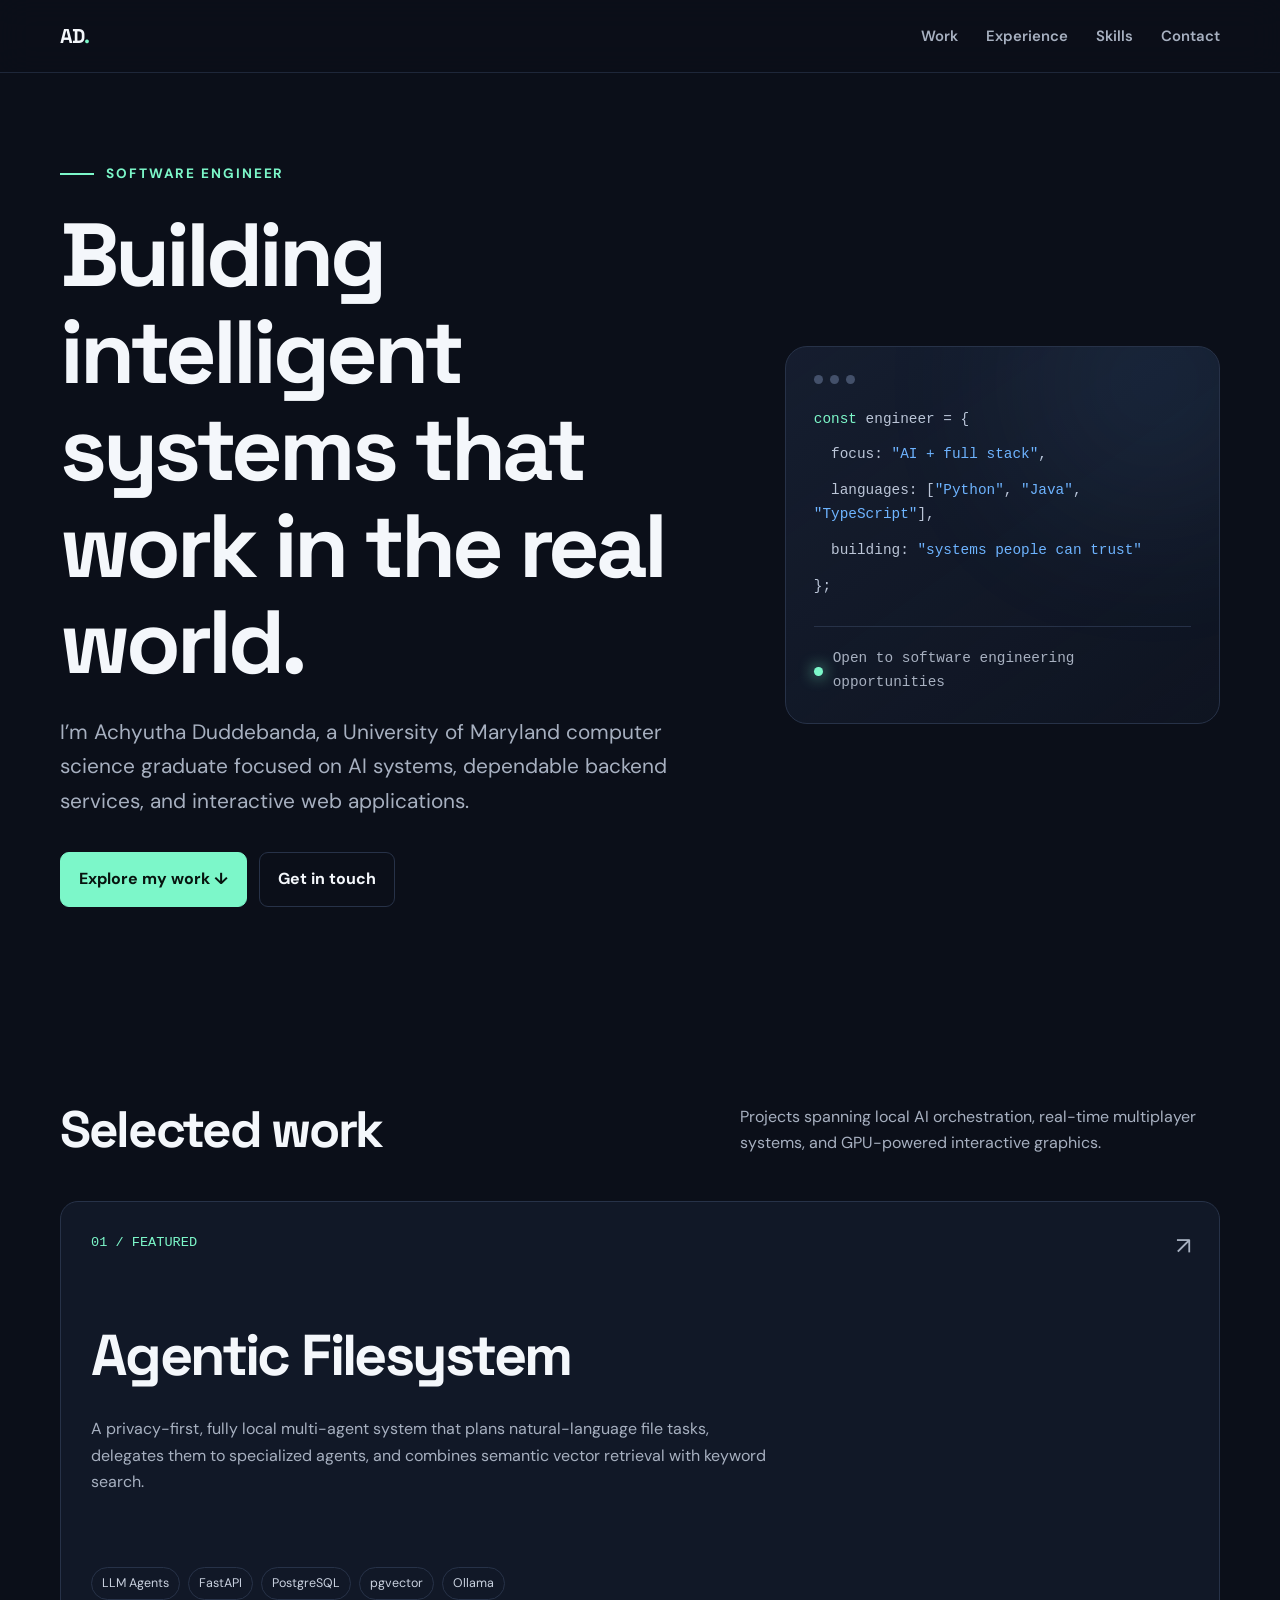
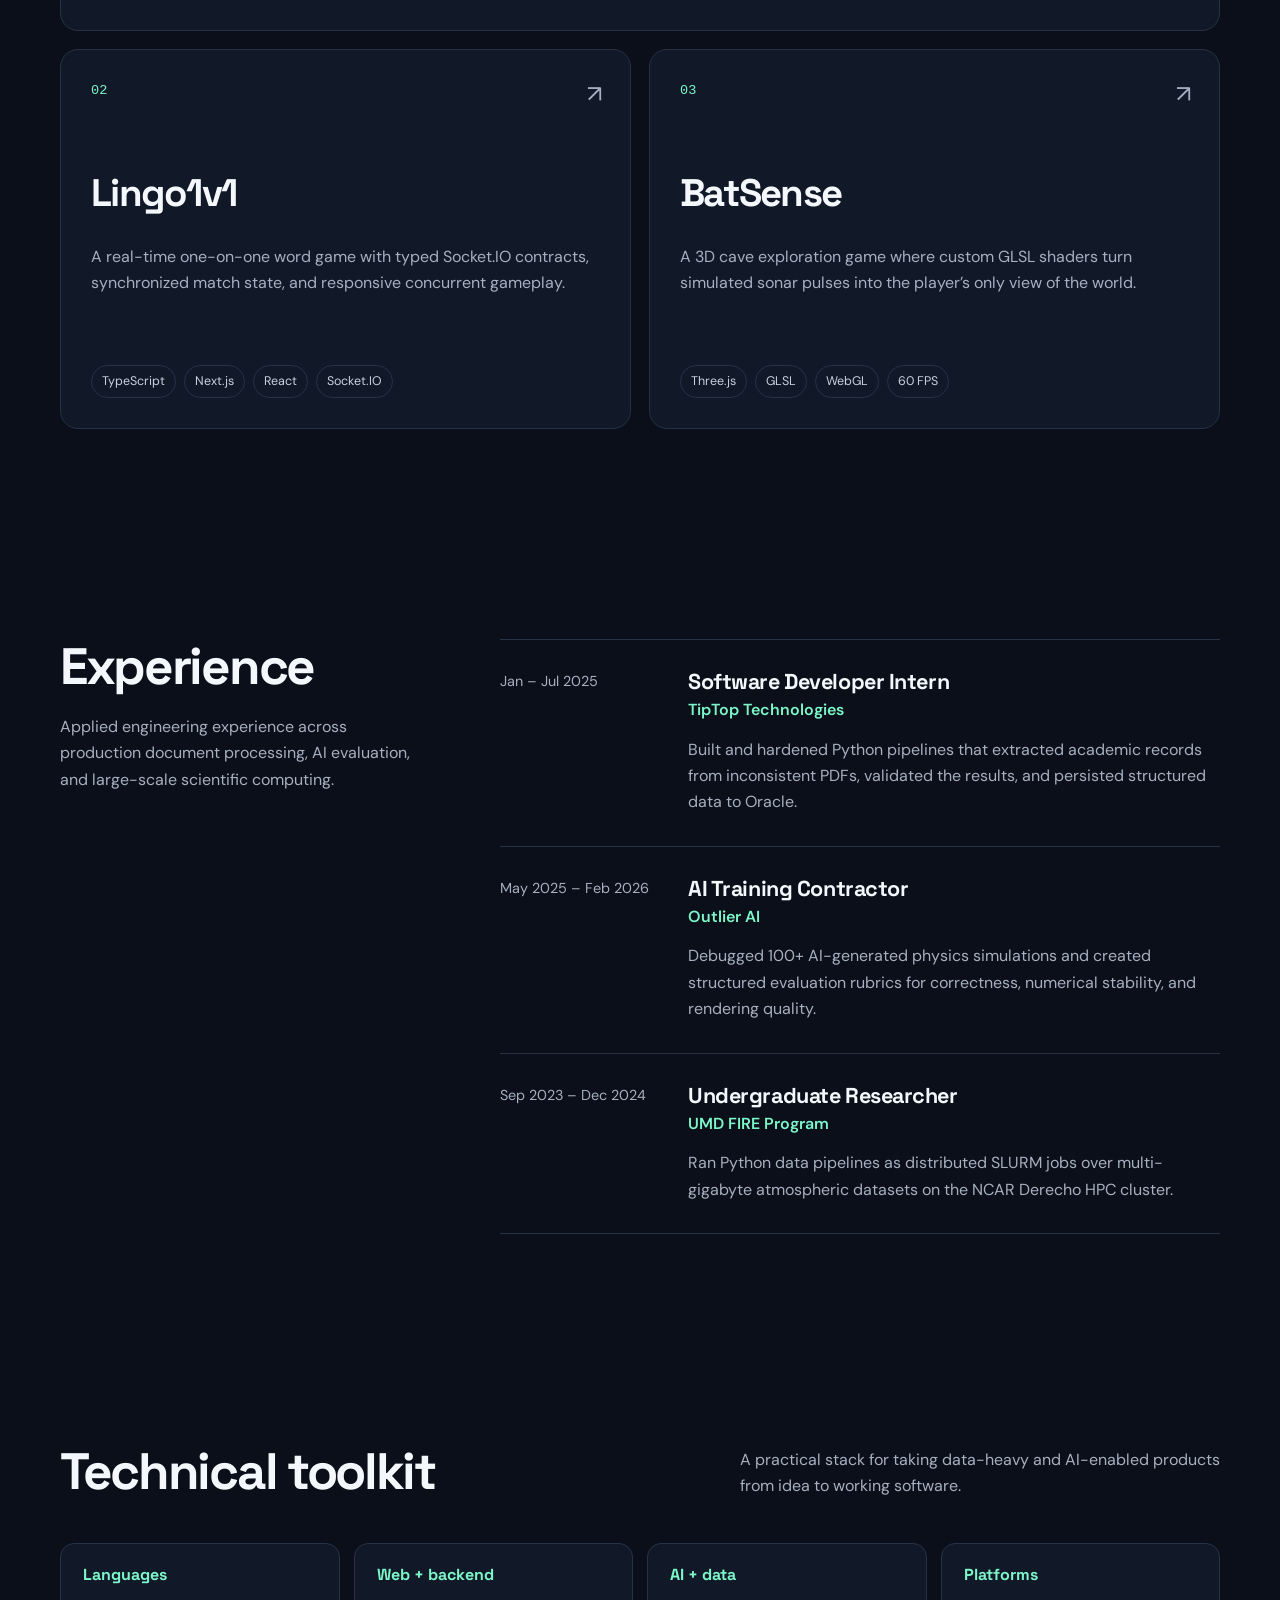
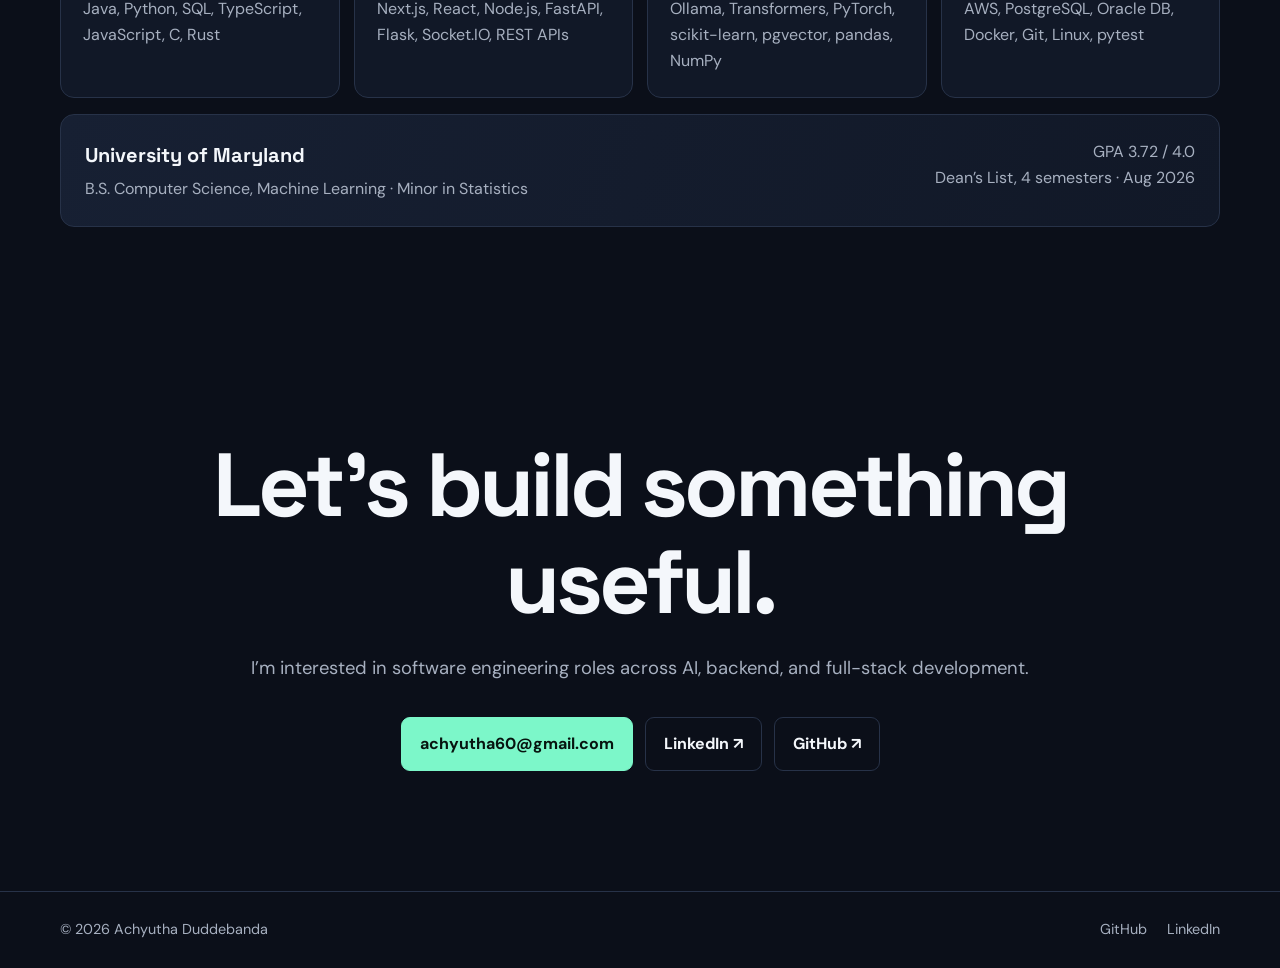
<file: index.html>
<!doctype html>
<html lang="en">
<head>
  <meta charset="utf-8">
  <meta name="viewport" content="width=device-width, initial-scale=1">
  <title>Achyutha Duddebanda | Software Engineer</title>
  <meta name="description" content="Portfolio of Achyutha Duddebanda, a software engineer building AI systems, backend services, and interactive web experiences.">
  <link rel="preconnect" href="https://fonts.googleapis.com">
  <link rel="preconnect" href="https://fonts.gstatic.com" crossorigin>
  <link href="https://fonts.googleapis.com/css2?family=DM+Sans:wght@400;500;600;700&family=Space+Grotesk:wght@500;600;700&display=swap" rel="stylesheet">
  <link rel="icon" type="image/svg+xml" href="data:image/svg+xml,%3Csvg xmlns='http://www.w3.org/2000/svg' viewBox='0 0 64 64'%3E%3Crect width='64' height='64' rx='15' fill='%230b0f19'/%3E%3Cpath d='M16 46 29 16h7l13 30h-9l-2.4-6H26.8l-2.5 6Zm13.5-13h5.4L32.2 25Z' fill='%237cf7c9'/%3E%3C/svg%3E">
  <style>
    :root{--bg:#0b0f19;--surface:#111827;--surface2:#172033;--text:#f4f7fb;--muted:#a7b0c0;--accent:#7cf7c9;--accent2:#6eb4ff;--line:#273248;--max:1160px}
    *{box-sizing:border-box}html{scroll-behavior:smooth}body{margin:0;background:var(--bg);color:var(--text);font-family:"DM Sans",sans-serif;font-size:16px;line-height:1.65}a{color:inherit;text-decoration:none}button{font:inherit}.wrap{width:min(calc(100% - 40px),var(--max));margin:auto}
    .nav{position:sticky;top:0;z-index:20;background:rgba(11,15,25,.82);backdrop-filter:blur(16px);border-bottom:1px solid rgba(39,50,72,.7)}.nav-inner{height:72px;display:flex;align-items:center;justify-content:space-between}.brand{font-family:"Space Grotesk";font-weight:700;letter-spacing:-.04em;font-size:1.25rem}.brand span{color:var(--accent)}.links{display:flex;align-items:center;gap:28px;color:var(--muted);font-weight:600;font-size:.93rem}.links a:hover,.links a:focus-visible{color:var(--text)}.menu{display:none;background:none;border:0;color:var(--text);padding:8px}
    .hero{min-height:calc(100vh - 72px);display:grid;grid-template-columns:1.2fr .8fr;align-items:center;gap:72px;padding:90px 0}.eyebrow{display:flex;align-items:center;gap:12px;color:var(--accent);font-size:.85rem;font-weight:700;letter-spacing:.14em;text-transform:uppercase}.eyebrow:before{content:"";width:34px;height:2px;background:var(--accent)}h1,h2,h3{font-family:"Space Grotesk";line-height:1.08;letter-spacing:-.045em}h1{font-size:clamp(3.3rem,7vw,6.7rem);margin:22px 0 24px;max-width:840px}.hero p{font-size:clamp(1.08rem,2vw,1.3rem);color:var(--muted);max-width:670px}.actions{display:flex;flex-wrap:wrap;gap:12px;margin-top:34px}.btn{display:inline-flex;align-items:center;justify-content:center;gap:9px;padding:13px 18px;border:1px solid var(--line);border-radius:9px;font-weight:700;transition:.2s}.btn.primary{background:var(--accent);border-color:var(--accent);color:#07140f}.btn:hover{transform:translateY(-2px);border-color:var(--accent)}.hero-panel{position:relative;border:1px solid var(--line);background:linear-gradient(145deg,rgba(23,32,51,.85),rgba(17,24,39,.55));border-radius:22px;padding:28px;overflow:hidden}.hero-panel:before{content:"";position:absolute;width:210px;height:210px;border-radius:50%;background:var(--accent2);filter:blur(100px);opacity:.16;top:-70px;right:-40px}.terminal{font-family:ui-monospace,SFMono-Regular,Consolas,monospace;font-size:.9rem}.dots{display:flex;gap:7px;margin-bottom:24px}.dots i{width:9px;height:9px;border-radius:50%;background:#43506a}.code{display:grid;gap:12px;color:#bbc5d7}.code b{color:var(--accent);font-weight:500}.code em{color:var(--accent2);font-style:normal}.availability{margin-top:28px;padding-top:20px;border-top:1px solid var(--line);display:flex;gap:10px;align-items:center;color:var(--muted)}.availability i{width:9px;height:9px;border-radius:50%;background:var(--accent);box-shadow:0 0 15px var(--accent)}
    section{padding:105px 0}.section-head{display:flex;justify-content:space-between;gap:32px;align-items:end;margin-bottom:44px}.section-head h2{font-size:clamp(2.2rem,4vw,3.6rem);margin:0}.section-head p{max-width:480px;color:var(--muted);margin:0}.projects{display:grid;grid-template-columns:repeat(12,1fr);gap:18px}.project{grid-column:span 6;min-height:380px;background:var(--surface);border:1px solid var(--line);border-radius:18px;padding:30px;display:flex;flex-direction:column;position:relative;overflow:hidden;transition:.25s}.project:first-child{grid-column:span 12;min-height:430px}.project:hover{transform:translateY(-4px);border-color:#40506d}.project-no{font-family:ui-monospace,monospace;color:var(--accent);font-size:.85rem}.project h3{font-size:clamp(1.7rem,3vw,2.6rem);margin:70px 0 14px}.project:first-child h3{font-size:clamp(2.2rem,4.5vw,4.2rem)}.project p{color:var(--muted);max-width:680px}.tags{display:flex;gap:8px;flex-wrap:wrap;margin-top:auto;padding-top:28px}.tag{border:1px solid var(--line);color:#c9d1df;border-radius:999px;padding:5px 10px;font-size:.78rem}.arrow{position:absolute;right:28px;top:24px;font-size:1.5rem;color:var(--muted)}
    .experience{display:grid;grid-template-columns:1fr 2fr;gap:80px}.exp-intro h2{font-size:clamp(2.2rem,4vw,3.6rem);margin:0 0 20px}.exp-intro p{color:var(--muted)}.timeline{border-top:1px solid var(--line)}.role{display:grid;grid-template-columns:160px 1fr;gap:28px;padding:30px 0;border-bottom:1px solid var(--line)}.date{color:var(--muted);font-size:.9rem}.role h3{font-size:1.35rem;margin:0 0 4px;letter-spacing:-.02em}.company{color:var(--accent);font-weight:600}.role p{color:var(--muted);margin:13px 0 0}
    .skills-grid{display:grid;grid-template-columns:repeat(4,1fr);gap:14px}.skill{background:var(--surface);border:1px solid var(--line);border-radius:14px;padding:22px}.skill h3{font-size:1rem;letter-spacing:0;margin:0 0 12px;color:var(--accent)}.skill p{margin:0;color:var(--muted)}.education{margin-top:16px;background:linear-gradient(110deg,var(--surface2),var(--surface));border:1px solid var(--line);border-radius:14px;padding:24px;display:flex;justify-content:space-between;gap:30px}.education strong{font-family:"Space Grotesk";font-size:1.25rem}.education p{margin:4px 0 0;color:var(--muted)}.edu-meta{text-align:right;color:var(--muted)}
    .contact{text-align:center;padding-bottom:120px}.contact h2{font-size:clamp(2.8rem,7vw,6.2rem);max-width:900px;margin:0 auto 22px}.contact p{color:var(--muted);font-size:1.15rem}.contact .actions{justify-content:center}.footer{border-top:1px solid var(--line);padding:26px 0;color:var(--muted);font-size:.9rem}.footer-inner{display:flex;justify-content:space-between;gap:20px}.social{display:flex;gap:20px}
    @media(max-width:850px){.hero{grid-template-columns:1fr;gap:44px;padding:72px 0}.hero-panel{max-width:580px}.experience{grid-template-columns:1fr;gap:30px}.skills-grid{grid-template-columns:1fr 1fr}.project,.project:first-child{grid-column:span 12}.links{display:none}.menu{display:block}.links.open{display:flex;position:absolute;left:0;right:0;top:72px;background:var(--bg);padding:22px;flex-direction:column;align-items:flex-start;border-bottom:1px solid var(--line)}.section-head{display:block}.section-head p{margin-top:14px}}
    @media(max-width:560px){.wrap{width:min(calc(100% - 28px),var(--max))}section{padding:78px 0}h1{font-size:3.25rem}.role{grid-template-columns:1fr;gap:6px}.skills-grid{grid-template-columns:1fr}.education{display:block}.edu-meta{text-align:left;margin-top:15px}.footer-inner{display:block}.social{margin-top:10px}}
    @media(prefers-reduced-motion:reduce){html{scroll-behavior:auto}.btn,.project{transition:none}}
  </style>
</head>
<body>
  <nav class="nav"><div class="wrap nav-inner"><a class="brand" href="#top">AD<span>.</span></a><button class="menu" aria-label="Toggle navigation" aria-expanded="false">Menu</button><div class="links"><a href="#work">Work</a><a href="#experience">Experience</a><a href="#skills">Skills</a><a href="mailto:achyutha60@gmail.com">Contact</a></div></div></nav>
  <main id="top">
    <header class="wrap hero"><div><div class="eyebrow">Software Engineer</div><h1>Building intelligent systems that work in the real world.</h1><p>I’m Achyutha Duddebanda, a University of Maryland computer science graduate focused on AI systems, dependable backend services, and interactive web applications.</p><div class="actions"><a class="btn primary" href="#work">Explore my work ↓</a><a class="btn" href="mailto:achyutha60@gmail.com">Get in touch</a></div></div><aside class="hero-panel" aria-label="Developer profile"><div class="terminal"><div class="dots"><i></i><i></i><i></i></div><div class="code"><span><b>const</b> engineer = {</span><span>&nbsp;&nbsp;focus: <em>"AI + full stack"</em>,</span><span>&nbsp;&nbsp;languages: [<em>"Python"</em>, <em>"Java"</em>, <em>"TypeScript"</em>],</span><span>&nbsp;&nbsp;building: <em>"systems people can trust"</em></span><span>};</span></div><div class="availability"><i></i><span>Open to software engineering opportunities</span></div></div></aside></header>
    <section id="work"><div class="wrap"><div class="section-head"><h2>Selected work</h2><p>Projects spanning local AI orchestration, real-time multiplayer systems, and GPU-powered interactive graphics.</p></div><div class="projects">
      <a class="project" href="https://github.com/aduddeba/agentic-filesystem" target="_blank" rel="noreferrer"><span class="project-no">01 / FEATURED</span><span class="arrow">↗</span><h3>Agentic Filesystem</h3><p>A privacy-first, fully local multi-agent system that plans natural-language file tasks, delegates them to specialized agents, and combines semantic vector retrieval with keyword search.</p><div class="tags"><span class="tag">LLM Agents</span><span class="tag">FastAPI</span><span class="tag">PostgreSQL</span><span class="tag">pgvector</span><span class="tag">Ollama</span></div></a>
      <a class="project" href="https://github.com/aduddeba/lingo1v1" target="_blank" rel="noreferrer"><span class="project-no">02</span><span class="arrow">↗</span><h3>Lingo1v1</h3><p>A real-time one-on-one word game with typed Socket.IO contracts, synchronized match state, and responsive concurrent gameplay.</p><div class="tags"><span class="tag">TypeScript</span><span class="tag">Next.js</span><span class="tag">React</span><span class="tag">Socket.IO</span></div></a>
      <a class="project" href="https://aniidev.github.io/bat/" target="_blank" rel="noreferrer"><span class="project-no">03</span><span class="arrow">↗</span><h3>BatSense</h3><p>A 3D cave exploration game where custom GLSL shaders turn simulated sonar pulses into the player’s only view of the world.</p><div class="tags"><span class="tag">Three.js</span><span class="tag">GLSL</span><span class="tag">WebGL</span><span class="tag">60 FPS</span></div></a>
    </div></div></section>
    <section id="experience"><div class="wrap experience"><div class="exp-intro"><h2>Experience</h2><p>Applied engineering experience across production document processing, AI evaluation, and large-scale scientific computing.</p></div><div class="timeline">
      <article class="role"><div class="date">Jan – Jul 2025</div><div><h3>Software Developer Intern</h3><div class="company">TipTop Technologies</div><p>Built and hardened Python pipelines that extracted academic records from inconsistent PDFs, validated the results, and persisted structured data to Oracle.</p></div></article>
      <article class="role"><div class="date">May 2025 – Feb 2026</div><div><h3>AI Training Contractor</h3><div class="company">Outlier AI</div><p>Debugged 100+ AI-generated physics simulations and created structured evaluation rubrics for correctness, numerical stability, and rendering quality.</p></div></article>
      <article class="role"><div class="date">Sep 2023 – Dec 2024</div><div><h3>Undergraduate Researcher</h3><div class="company">UMD FIRE Program</div><p>Ran Python data pipelines as distributed SLURM jobs over multi-gigabyte atmospheric datasets on the NCAR Derecho HPC cluster.</p></div></article>
    </div></div></section>
    <section id="skills"><div class="wrap"><div class="section-head"><h2>Technical toolkit</h2><p>A practical stack for taking data-heavy and AI-enabled products from idea to working software.</p></div><div class="skills-grid">
      <div class="skill"><h3>Languages</h3><p>Java, Python, SQL, TypeScript, JavaScript, C, Rust</p></div><div class="skill"><h3>Web + backend</h3><p>Next.js, React, Node.js, FastAPI, Flask, Socket.IO, REST APIs</p></div><div class="skill"><h3>AI + data</h3><p>Ollama, Transformers, PyTorch, scikit-learn, pgvector, pandas, NumPy</p></div><div class="skill"><h3>Platforms</h3><p>AWS, PostgreSQL, Oracle DB, Docker, Git, Linux, pytest</p></div>
    </div><div class="education"><div><strong>University of Maryland</strong><p>B.S. Computer Science, Machine Learning · Minor in Statistics</p></div><div class="edu-meta">GPA 3.72 / 4.0<br>Dean’s List, 4 semesters · Aug 2026</div></div></div></section>
    <section class="contact"><div class="wrap"><h2>Let’s build something useful.</h2><p>I’m interested in software engineering roles across AI, backend, and full-stack development.</p><div class="actions"><a class="btn primary" href="mailto:achyutha60@gmail.com">achyutha60@gmail.com</a><a class="btn" href="https://www.linkedin.com/in/aduddeba/" target="_blank" rel="noreferrer">LinkedIn ↗</a><a class="btn" href="https://github.com/aduddeba" target="_blank" rel="noreferrer">GitHub ↗</a></div></div></section>
  </main>
  <footer class="footer"><div class="wrap footer-inner"><span>© <span id="year"></span> Achyutha Duddebanda</span><div class="social"><a href="https://github.com/aduddeba">GitHub</a><a href="https://www.linkedin.com/in/aduddeba/">LinkedIn</a></div></div></footer>
  <script>const menu=document.querySelector('.menu'),links=document.querySelector('.links');menu.addEventListener('click',()=>{const open=links.classList.toggle('open');menu.setAttribute('aria-expanded',open)});links.addEventListener('click',()=>{links.classList.remove('open');menu.setAttribute('aria-expanded','false')});document.getElementById('year').textContent=new Date().getFullYear();</script>
</body>
</html>
</file>
